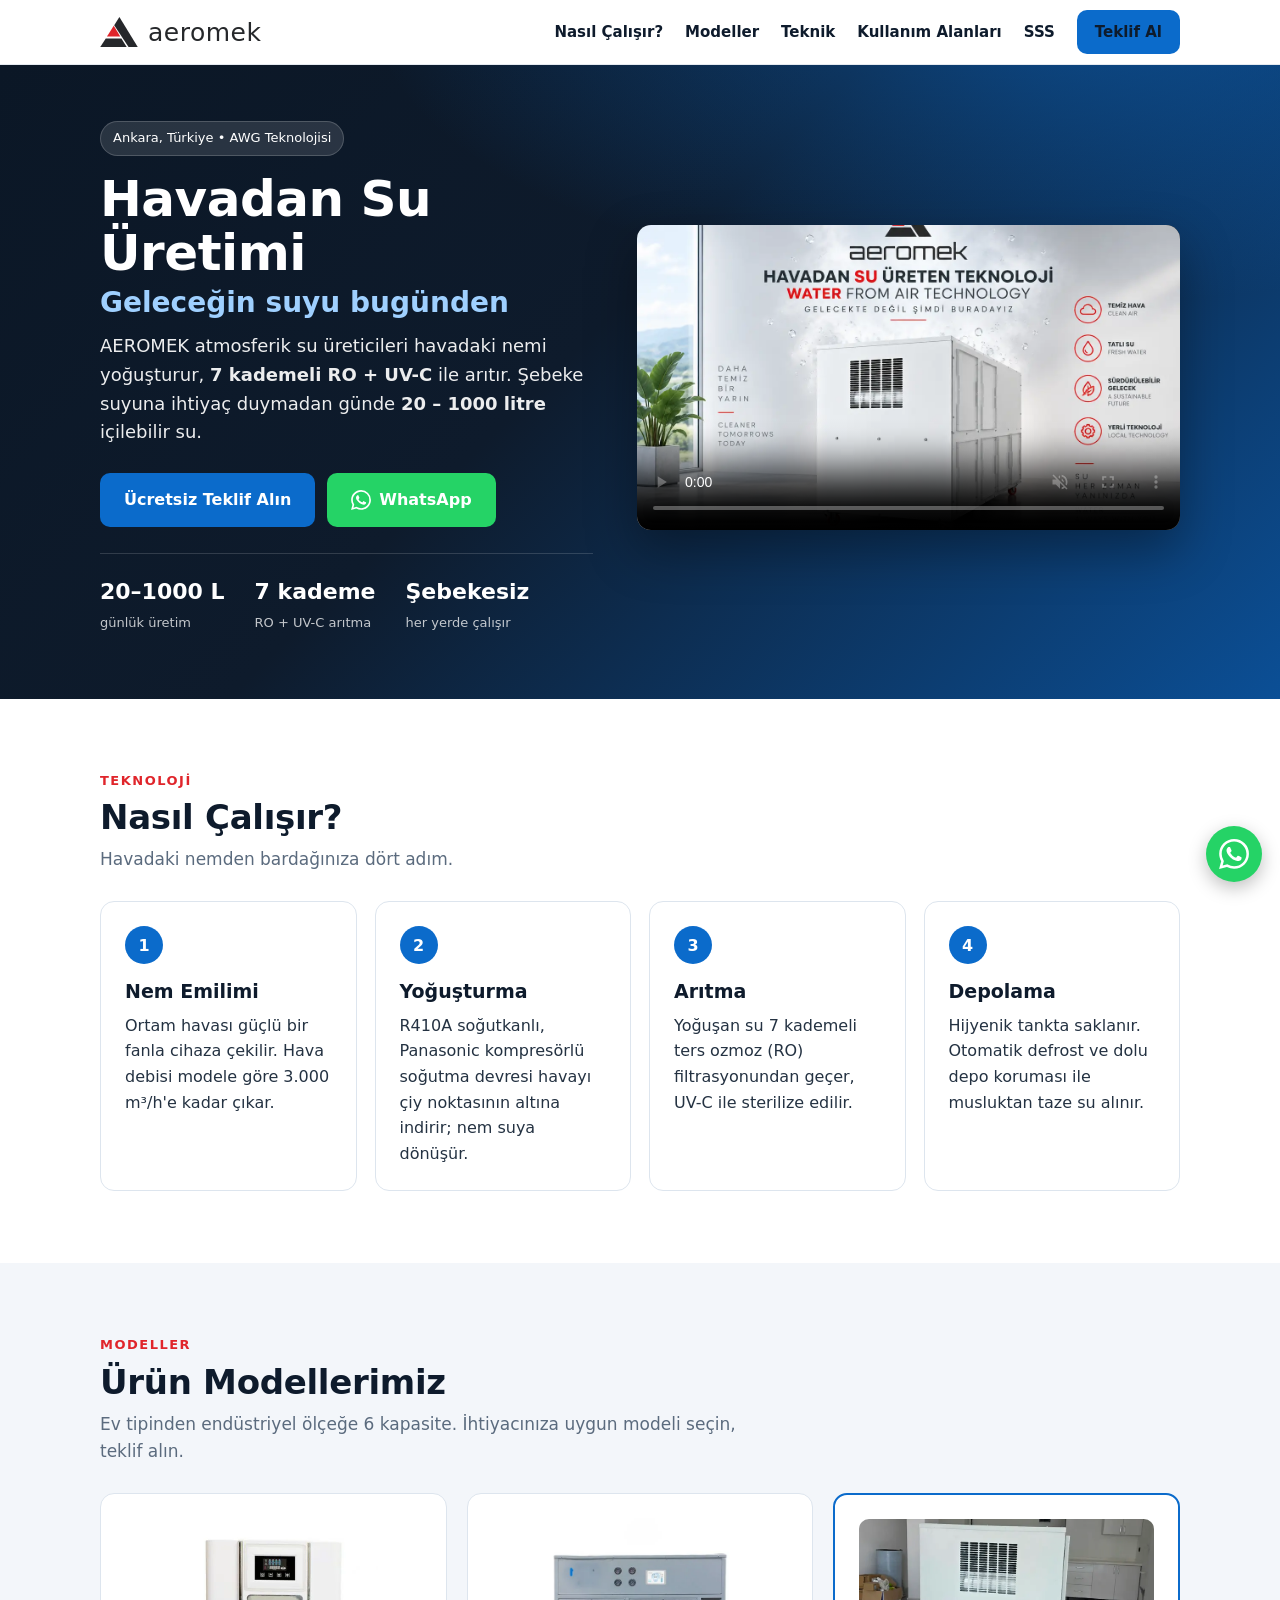
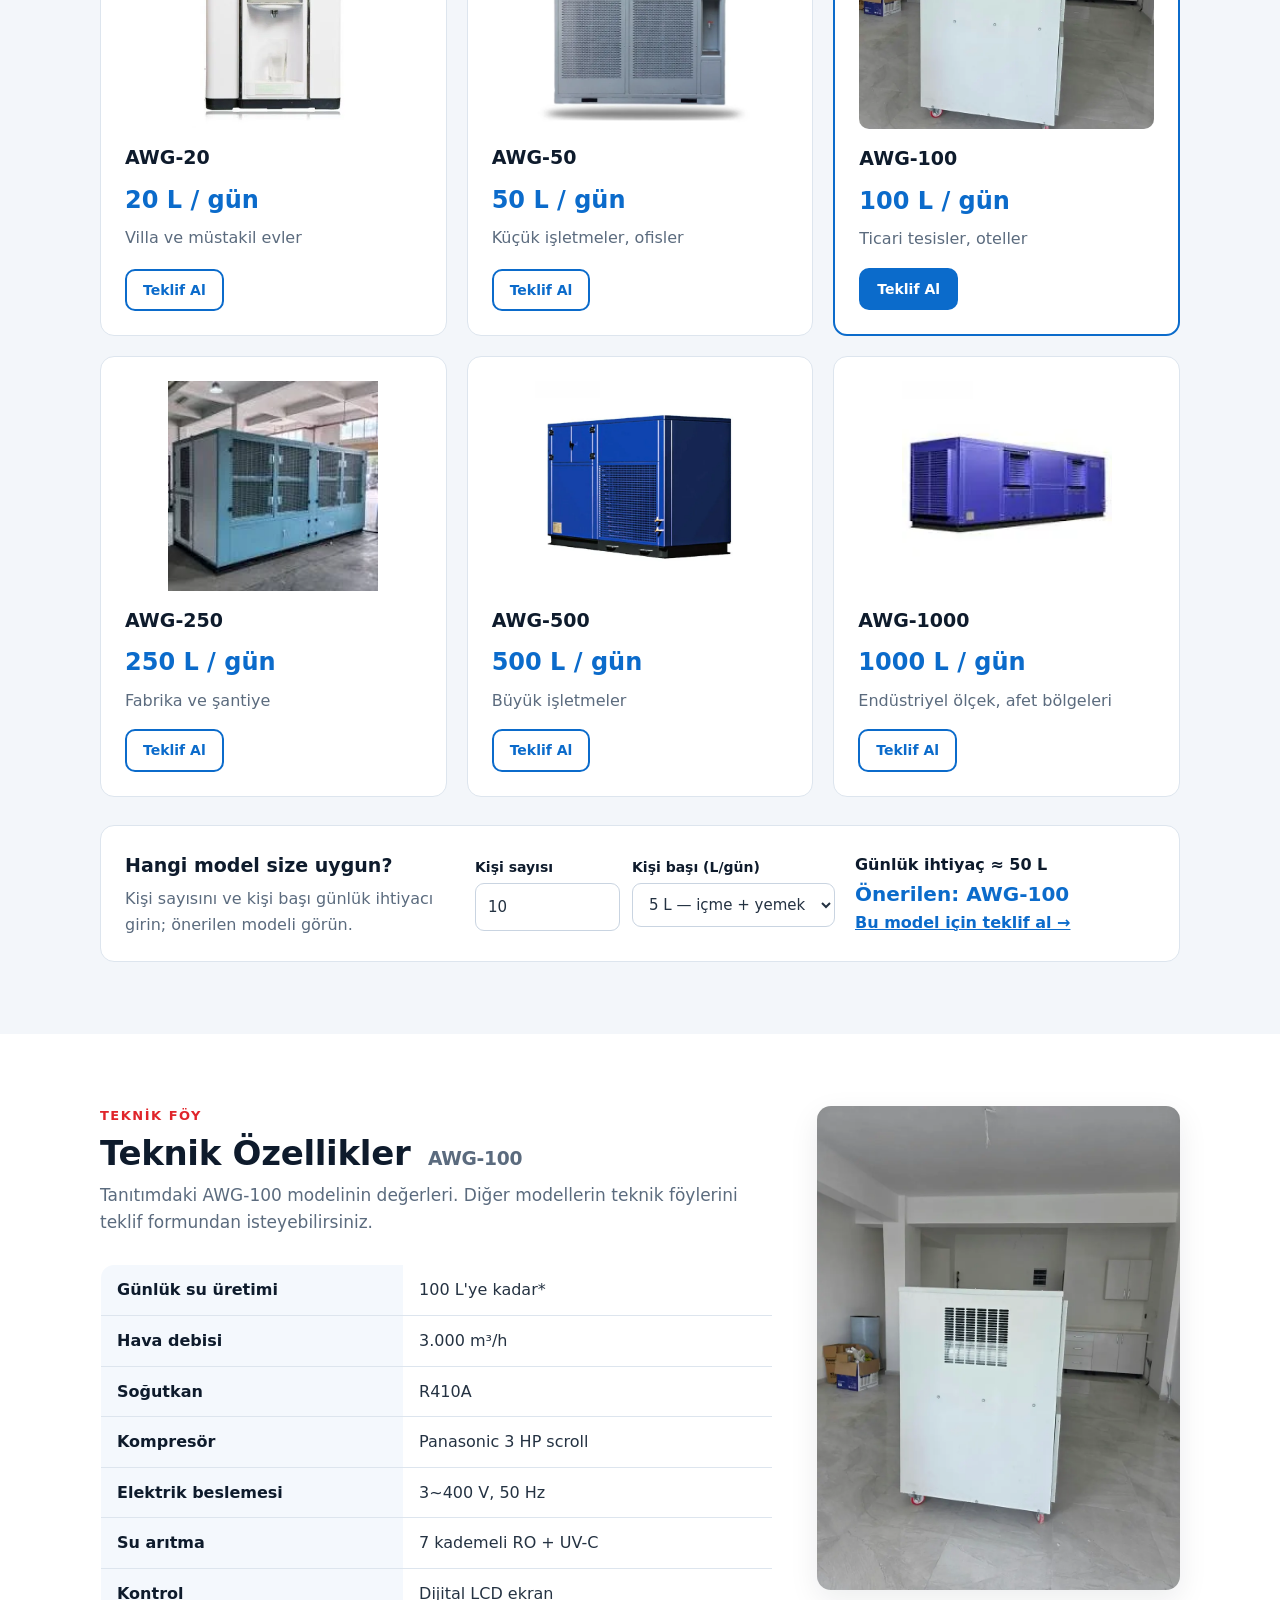
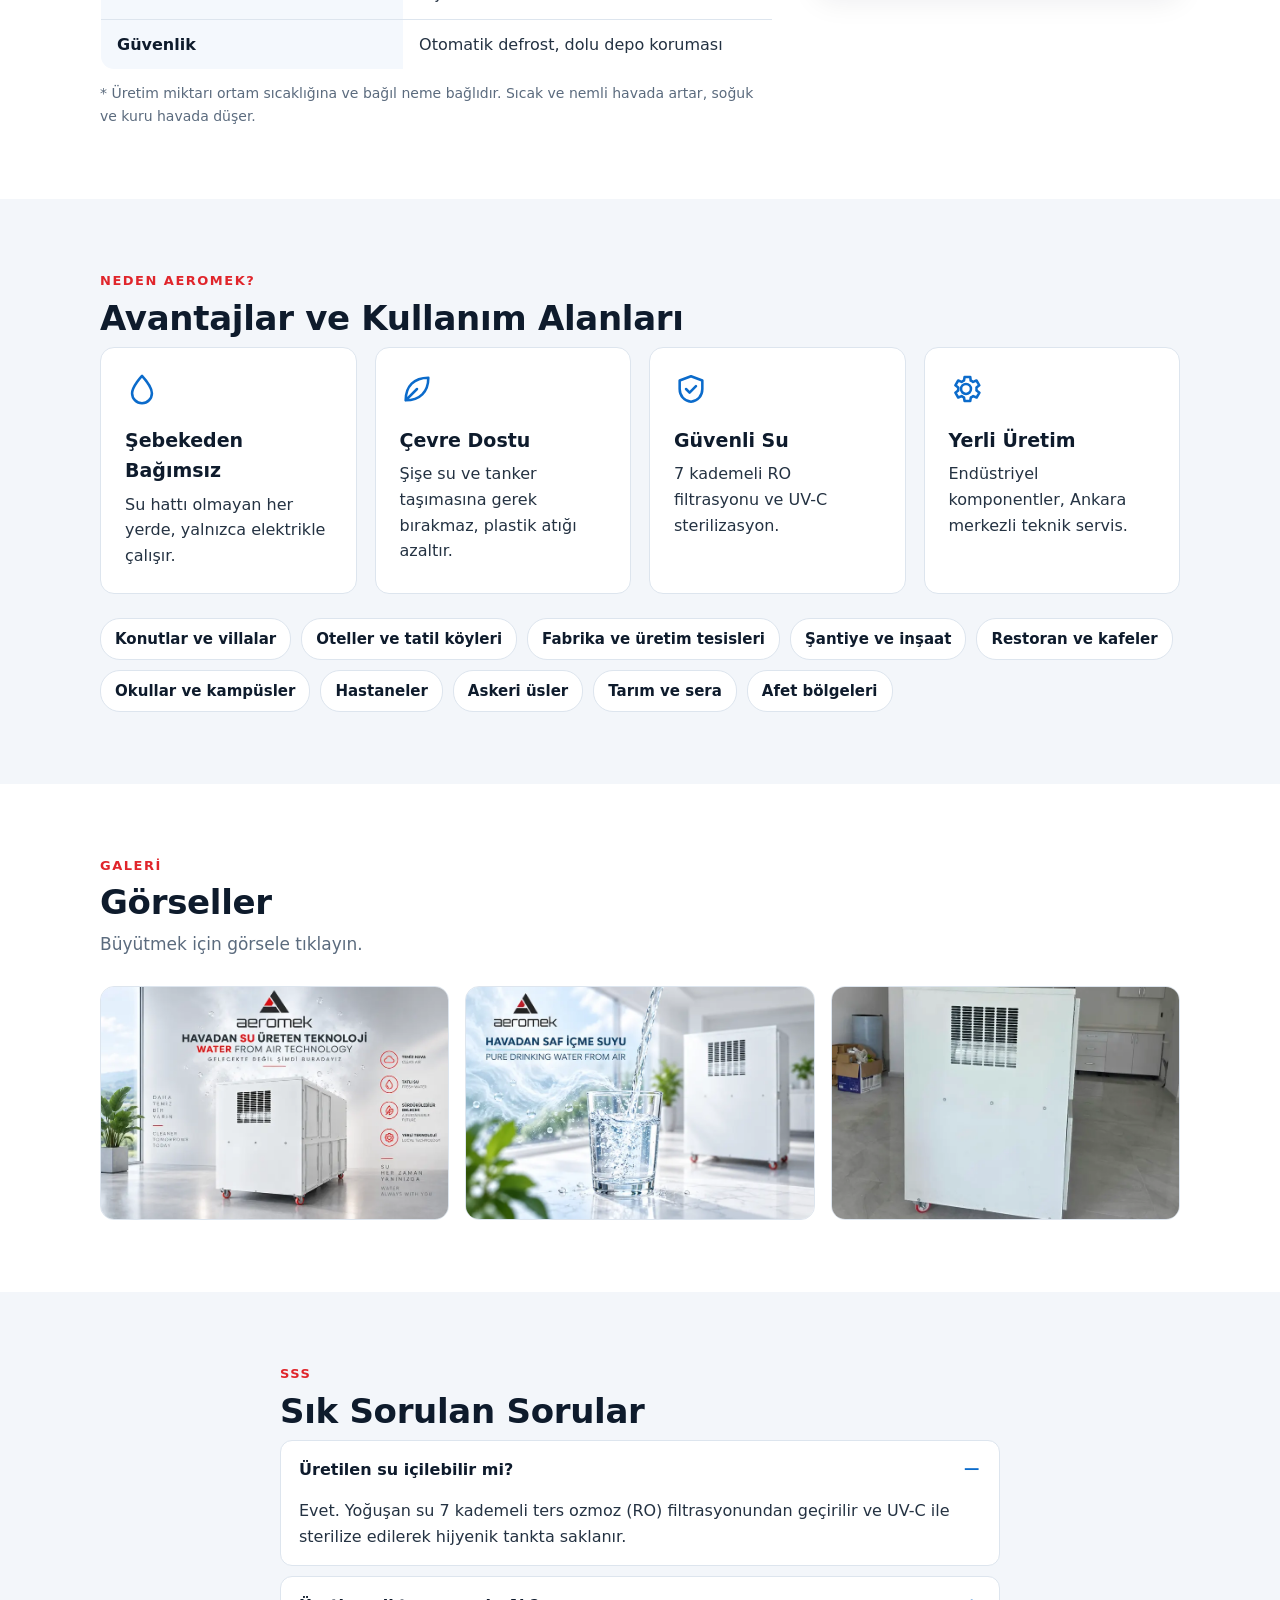
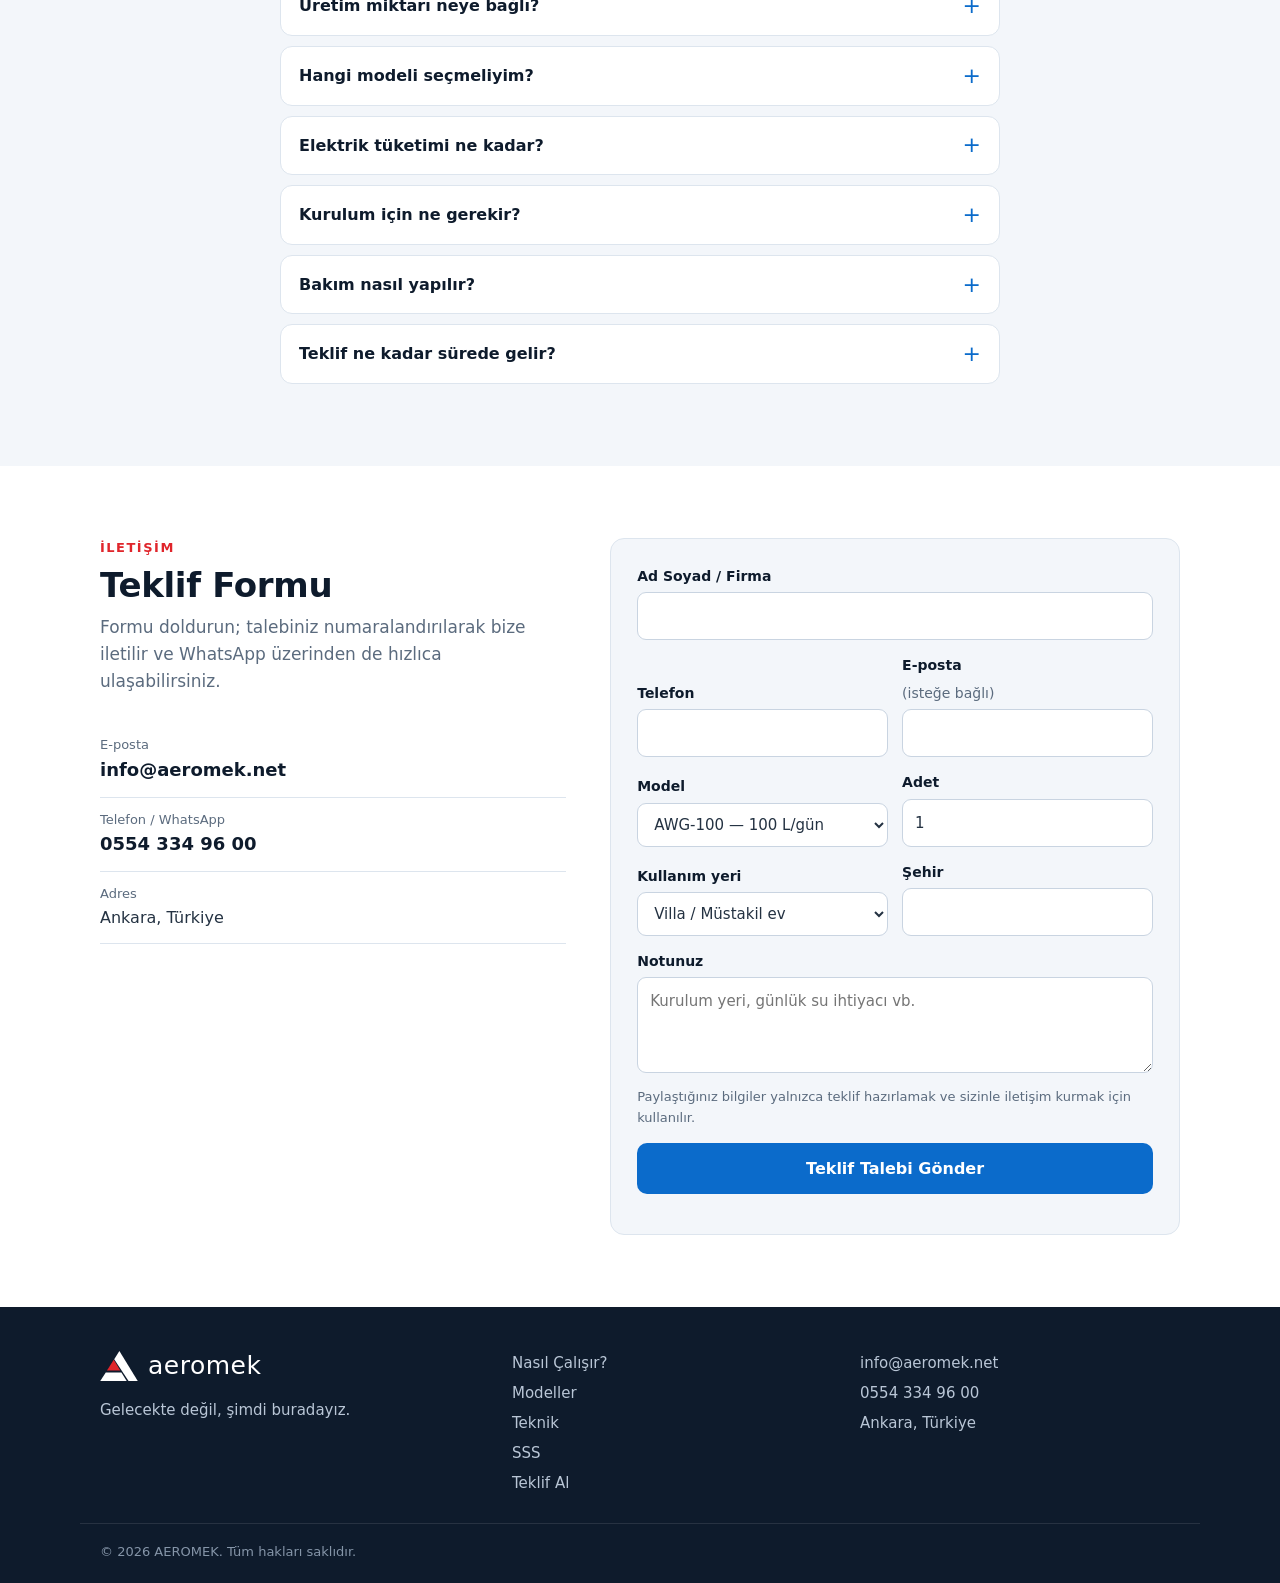
<file: index.html>
<!DOCTYPE html>
<html lang="tr">
<head>
<meta charset="UTF-8" />
<meta name="viewport" content="width=device-width, initial-scale=1.0" />
<title>AEROMEK | Havadan Su Üretimi (AWG) — Günde 20–1000 L İçme Suyu</title>
<meta name="description" content="AEROMEK AWG cihazları havadaki nemden günde 20–1000 litre içme suyu üretir. 7 kademeli RO + UV-C arıtma. Villa, otel, fabrika, şantiye ve afet bölgeleri için. Ankara, Türkiye." />
<link rel="canonical" href="https://aeromek.com.tr/" />
<meta name="theme-color" content="#0e1b2c" />

<meta property="og:type" content="website" />
<meta property="og:locale" content="tr_TR" />
<meta property="og:site_name" content="AEROMEK" />
<meta property="og:url" content="https://aeromek.com.tr/" />
<meta property="og:title" content="AEROMEK | Havadan Su Üretimi — Günde 20–1000 L İçme Suyu" />
<meta property="og:description" content="Havadaki nemden içilebilir su: 7 kademeli RO + UV-C arıtma, şebeke suyu gerektirmez. Ücretsiz teklif alın." />
<meta property="og:image" content="https://aeromek.com.tr/assets/og-image.jpg" />
<meta property="og:image:width" content="1200" />
<meta property="og:image:height" content="630" />
<meta name="twitter:card" content="summary_large_image" />

<link rel="icon" href="favicon.svg" type="image/svg+xml" />
<link rel="icon" href="assets/favicon-32.png" type="image/png" sizes="32x32" />
<link rel="apple-touch-icon" href="assets/apple-touch-icon.png" />
<link rel="stylesheet" href="styles.css" />

<script type="application/ld+json">
{
  "@context": "https://schema.org",
  "@graph": [
    {
      "@type": "Organization",
      "@id": "https://aeromek.com.tr/#org",
      "name": "AEROMEK",
      "url": "https://aeromek.com.tr/",
      "logo": "https://aeromek.com.tr/favicon.svg",
      "slogan": "Gelecekte Değil, Şimdi Buradayız",
      "email": "info@aeromek.net",
      "telephone": "+90 554 334 96 00",
      "address": { "@type": "PostalAddress", "addressLocality": "Ankara", "addressCountry": "TR" }
    },
    {
      "@type": "ItemList",
      "name": "AEROMEK AWG Modelleri",
      "itemListElement": [
        { "@type": "ListItem", "position": 1, "item": { "@type": "Product", "name": "AEROMEK AWG-20", "description": "Havadan su üretim cihazı, günde 20 litreye kadar.", "brand": { "@id": "https://aeromek.com.tr/#org" }, "image": "https://aeromek.com.tr/assets/awg-20.webp" } },
        { "@type": "ListItem", "position": 2, "item": { "@type": "Product", "name": "AEROMEK AWG-50", "description": "Havadan su üretim cihazı, günde 50 litreye kadar.", "brand": { "@id": "https://aeromek.com.tr/#org" }, "image": "https://aeromek.com.tr/assets/awg-50.webp" } },
        { "@type": "ListItem", "position": 3, "item": { "@type": "Product", "name": "AEROMEK AWG-100", "description": "Havadan su üretim cihazı, günde 100 litreye kadar. 3.000 m³/h hava debisi, R410A, Panasonic scroll kompresör, 7 kademeli RO + UV-C.", "brand": { "@id": "https://aeromek.com.tr/#org" }, "image": "https://aeromek.com.tr/assets/awg-100.webp" } },
        { "@type": "ListItem", "position": 4, "item": { "@type": "Product", "name": "AEROMEK AWG-250", "description": "Havadan su üretim cihazı, günde 250 litreye kadar.", "brand": { "@id": "https://aeromek.com.tr/#org" }, "image": "https://aeromek.com.tr/assets/awg-250.webp" } },
        { "@type": "ListItem", "position": 5, "item": { "@type": "Product", "name": "AEROMEK AWG-500", "description": "Havadan su üretim cihazı, günde 500 litreye kadar.", "brand": { "@id": "https://aeromek.com.tr/#org" }, "image": "https://aeromek.com.tr/assets/awg-500.webp" } },
        { "@type": "ListItem", "position": 6, "item": { "@type": "Product", "name": "AEROMEK AWG-1000", "description": "Havadan su üretim cihazı, günde 1000 litreye kadar.", "brand": { "@id": "https://aeromek.com.tr/#org" }, "image": "https://aeromek.com.tr/assets/awg-1000.webp" } }
      ]
    }
  ]
}
</script>

<script async src="https://www.googletagmanager.com/gtag/js?id=G-6PPW772L1J"></script>
<script>
window.dataLayer = window.dataLayer || [];
function gtag(){dataLayer.push(arguments);}
gtag('js', new Date());
gtag('config', 'G-6PPW772L1J');
</script>
</head>
<body>

<a class="skip" href="#icerik">İçeriğe geç</a>

<header class="header">
  <div class="container nav">
    <a href="#" class="logo" aria-label="AEROMEK ana sayfa">
      <svg class="logo-mark" viewBox="0 0 100 80" aria-hidden="true"><path fill="currentColor" d="M51 0L100 80H75.5L37.2 22Z"/><path fill="#e0252b" d="M36 23.6L53.4 52H17.9Z"/><path fill="currentColor" d="M14.7 57H56.4L70.5 80H0Z"/></svg>
      <span>aeromek</span>
    </a>
    <nav class="menu" id="menu" aria-label="Ana menü">
      <a href="#nasil-calisir">Nasıl Çalışır?</a>
      <a href="#urunler">Modeller</a>
      <a href="#teknik">Teknik</a>
      <a href="#kullanim">Kullanım Alanları</a>
      <a href="#sss">SSS</a>
      <a href="#iletisim" class="btn btn-small">Teklif Al</a>
    </nav>
    <button class="hamburger" id="hamburger" aria-label="Menüyü aç" aria-controls="menu" aria-expanded="false">
      <span></span><span></span><span></span>
    </button>
  </div>
</header>

<main id="icerik">

<section class="hero">
  <div class="container hero-grid">
    <div class="hero-text">
      <p class="badge">Ankara, Türkiye • AWG Teknolojisi</p>
      <h1>Havadan Su Üretimi <span>Geleceğin suyu bugünden</span></h1>
      <p class="lead">AEROMEK atmosferik su üreticileri havadaki nemi yoğuşturur, <strong>7 kademeli RO + UV-C</strong> ile arıtır. Şebeke suyuna ihtiyaç duymadan günde <strong>20 – 1000 litre</strong> içilebilir su.</p>
      <div class="hero-actions">
        <a href="#iletisim" class="btn">Ücretsiz Teklif Alın</a>
        <a href="https://wa.me/905543349600?text=Merhaba%2C%20AWG%20hakk%C4%B1nda%20bilgi%20almak%20istiyorum." class="btn btn-wa" target="_blank" rel="noopener"><svg class="wa-icon" viewBox="0 0 24 24" fill="currentColor" aria-hidden="true"><use href="#wa"/></svg>WhatsApp</a>
      </div>
      <ul class="stats">
        <li><strong>20–1000 L</strong><span>günlük üretim</span></li>
        <li><strong>7 kademe</strong><span>RO + UV-C arıtma</span></li>
        <li><strong>Şebekesiz</strong><span>her yerde çalışır</span></li>
      </ul>
    </div>
    <div class="hero-media">
      <video id="tanitim" controls autoplay muted loop playsinline preload="metadata" poster="assets/video-poster.webp" width="1280" height="720" aria-label="AEROMEK tanıtım videosu">
        <source src="assets/tanitim.mp4" type="video/mp4" />
        Tarayıcınız video oynatmayı desteklemiyor.
      </video>
    </div>
  </div>
</section>

<section id="nasil-calisir" class="section">
  <div class="container">
    <p class="eyebrow">Teknoloji</p>
    <h2>Nasıl Çalışır?</h2>
    <p class="subtitle">Havadaki nemden bardağınıza dört adım.</p>
    <ol class="steps">
      <li class="card"><span class="step">1</span><h3>Nem Emilimi</h3><p>Ortam havası güçlü bir fanla cihaza çekilir. Hava debisi modele göre 3.000 m³/h'e kadar çıkar.</p></li>
      <li class="card"><span class="step">2</span><h3>Yoğuşturma</h3><p>R410A soğutkanlı, Panasonic kompresörlü soğutma devresi havayı çiy noktasının altına indirir; nem suya dönüşür.</p></li>
      <li class="card"><span class="step">3</span><h3>Arıtma</h3><p>Yoğuşan su 7 kademeli ters ozmoz (RO) filtrasyonundan geçer, UV-C ile sterilize edilir.</p></li>
      <li class="card"><span class="step">4</span><h3>Depolama</h3><p>Hijyenik tankta saklanır. Otomatik defrost ve dolu depo koruması ile musluktan taze su alınır.</p></li>
    </ol>
  </div>
</section>

<section id="urunler" class="section gray">
  <div class="container">
    <p class="eyebrow">Modeller</p>
    <h2>Ürün Modellerimiz</h2>
    <p class="subtitle">Ev tipinden endüstriyel ölçeğe 6 kapasite. İhtiyacınıza uygun modeli seçin, teklif alın.</p>
    <div class="products">
      <article class="card product">
        <img src="assets/awg-20.webp" alt="AEROMEK AWG-20 havadan su üretim cihazı" width="420" height="420" loading="lazy" decoding="async" />
        <h3>AWG-20</h3><p class="capacity">20 L / gün</p>
        <p>Villa ve müstakil evler</p>
        <a href="#iletisim" class="btn btn-small btn-outline" data-model="AWG-20">Teklif Al</a>
      </article>
      <article class="card product">
        <img src="assets/awg-50.webp" alt="AEROMEK AWG-50 havadan su üretim cihazı" width="600" height="498" loading="lazy" decoding="async" />
        <h3>AWG-50</h3><p class="capacity">50 L / gün</p>
        <p>Küçük işletmeler, ofisler</p>
        <a href="#iletisim" class="btn btn-small btn-outline" data-model="AWG-50">Teklif Al</a>
      </article>
      <article class="card product featured">
        <img src="assets/awg-100.webp" alt="AEROMEK AWG-100 havadan su üretim cihazı" width="800" height="600" loading="lazy" decoding="async" />
        <h3>AWG-100</h3><p class="capacity">100 L / gün</p>
        <p>Ticari tesisler, oteller</p>
        <a href="#iletisim" class="btn btn-small" data-model="AWG-100">Teklif Al</a>
      </article>
      <article class="card product">
        <img src="assets/awg-250.webp" alt="AEROMEK AWG-250 havadan su üretim cihazı" width="192" height="192" loading="lazy" decoding="async" />
        <h3>AWG-250</h3><p class="capacity">250 L / gün</p>
        <p>Fabrika ve şantiye</p>
        <a href="#iletisim" class="btn btn-small btn-outline" data-model="AWG-250">Teklif Al</a>
      </article>
      <article class="card product">
        <img src="assets/awg-500.webp" alt="AEROMEK AWG-500 havadan su üretim cihazı" width="600" height="600" loading="lazy" decoding="async" />
        <h3>AWG-500</h3><p class="capacity">500 L / gün</p>
        <p>Büyük işletmeler</p>
        <a href="#iletisim" class="btn btn-small btn-outline" data-model="AWG-500">Teklif Al</a>
      </article>
      <article class="card product">
        <img src="assets/awg-1000.webp" alt="AEROMEK AWG-1000 havadan su üretim cihazı" width="192" height="192" loading="lazy" decoding="async" />
        <h3>AWG-1000</h3><p class="capacity">1000 L / gün</p>
        <p>Endüstriyel ölçek, afet bölgeleri</p>
        <a href="#iletisim" class="btn btn-small btn-outline" data-model="AWG-1000">Teklif Al</a>
      </article>
    </div>

    <div class="picker card" id="secici">
      <div>
        <h3>Hangi model size uygun?</h3>
        <p class="muted">Kişi sayısını ve kişi başı günlük ihtiyacı girin; önerilen modeli görün.</p>
      </div>
      <div class="picker-inputs">
        <label>Kişi sayısı<input type="number" id="pkisi" min="1" value="10" inputmode="numeric" /></label>
        <label>Kişi başı (L/gün)
          <select id="plitre">
            <option value="3">3 L — yalnızca içme</option>
            <option value="5" selected>5 L — içme + yemek</option>
            <option value="10">10 L — içme + mutfak</option>
          </select>
        </label>
      </div>
      <p class="picker-result" id="psonuc" aria-live="polite"></p>
    </div>
  </div>
</section>

<section id="teknik" class="section">
  <div class="container tech-grid">
    <div>
      <p class="eyebrow">Teknik Föy</p>
      <h2>Teknik Özellikler <small>AWG-100</small></h2>
      <p class="subtitle">Tanıtımdaki AWG-100 modelinin değerleri. Diğer modellerin teknik föylerini teklif formundan isteyebilirsiniz.</p>
      <table class="tech">
        <tbody>
          <tr><th scope="row">Günlük su üretimi</th><td>100 L'ye kadar*</td></tr>
          <tr><th scope="row">Hava debisi</th><td>3.000 m³/h</td></tr>
          <tr><th scope="row">Soğutkan</th><td>R410A</td></tr>
          <tr><th scope="row">Kompresör</th><td>Panasonic 3 HP scroll</td></tr>
          <tr><th scope="row">Elektrik beslemesi</th><td>3~400 V, 50 Hz</td></tr>
          <tr><th scope="row">Su arıtma</th><td>7 kademeli RO + UV-C</td></tr>
          <tr><th scope="row">Kontrol</th><td>Dijital LCD ekran</td></tr>
          <tr><th scope="row">Güvenlik</th><td>Otomatik defrost, dolu depo koruması</td></tr>
        </tbody>
      </table>
      <p class="footnote">* Üretim miktarı ortam sıcaklığına ve bağıl neme bağlıdır. Sıcak ve nemli havada artar, soğuk ve kuru havada düşer.</p>
    </div>
    <figure class="tech-photo">
      <img src="assets/awg-100-foto.webp" alt="AEROMEK AWG-100 havadan su üretim cihazı" width="900" height="1200" loading="lazy" decoding="async" />
    </figure>
  </div>
</section>

<section id="kullanim" class="section gray">
  <div class="container">
    <p class="eyebrow">Neden AEROMEK?</p>
    <h2>Avantajlar ve Kullanım Alanları</h2>
    <div class="cards4">
      <div class="card feature"><svg viewBox="0 0 24 24" aria-hidden="true"><path d="M12 2.7s-7 7.6-7 12.3a7 7 0 0 0 14 0c0-4.7-7-12.3-7-12.3z"/></svg><h3>Şebekeden Bağımsız</h3><p>Su hattı olmayan her yerde, yalnızca elektrikle çalışır.</p></div>
      <div class="card feature"><svg viewBox="0 0 24 24" aria-hidden="true"><path d="M4 20c10 0 16-6 16-16C10 4 4 10 4 20zm0 0 8-8"/></svg><h3>Çevre Dostu</h3><p>Şişe su ve tanker taşımasına gerek bırakmaz, plastik atığı azaltır.</p></div>
      <div class="card feature"><svg viewBox="0 0 24 24" aria-hidden="true"><path d="M12 3 4 6v6c0 5 3.4 8.5 8 9 4.6-.5 8-4 8-9V6l-8-3zm-3.5 9 2.5 2.5 4.5-4.5"/></svg><h3>Güvenli Su</h3><p>7 kademeli RO filtrasyonu ve UV-C sterilizasyon.</p></div>
      <div class="card feature"><svg viewBox="0 0 24 24" aria-hidden="true"><path d="M12 8.5a3.5 3.5 0 1 0 0 7 3.5 3.5 0 0 0 0-7zM19.4 13a7.6 7.6 0 0 0 0-2l2-1.6-2-3.4-2.4 1a7 7 0 0 0-1.7-1L15 3.5h-4L10.6 6a7 7 0 0 0-1.7 1l-2.4-1-2 3.4 2 1.6a7.6 7.6 0 0 0 0 2l-2 1.6 2 3.4 2.4-1a7 7 0 0 0 1.7 1l.4 2.5h4l.4-2.5a7 7 0 0 0 1.7-1l2.4 1 2-3.4z"/></svg><h3>Yerli Üretim</h3><p>Endüstriyel komponentler, Ankara merkezli teknik servis.</p></div>
    </div>
    <ul class="chips" aria-label="Kullanım alanları">
      <li>Konutlar ve villalar</li><li>Oteller ve tatil köyleri</li><li>Fabrika ve üretim tesisleri</li>
      <li>Şantiye ve inşaat</li><li>Restoran ve kafeler</li><li>Okullar ve kampüsler</li>
      <li>Hastaneler</li><li>Askeri üsler</li><li>Tarım ve sera</li><li>Afet bölgeleri</li>
    </ul>
  </div>
</section>

<section id="galeri" class="section">
  <div class="container">
    <p class="eyebrow">Galeri</p>
    <h2>Görseller</h2>
    <p class="subtitle">Büyütmek için görsele tıklayın.</p>
    <div class="gallery">
      <a href="assets/galeri-1.webp" class="g-item"><img src="assets/galeri-1-800.webp" alt="AEROMEK — Havadan su üreten teknoloji tanıtım görseli" width="800" height="533" loading="lazy" decoding="async" /></a>
      <a href="assets/galeri-2.webp" class="g-item"><img src="assets/galeri-2-800.webp" alt="AEROMEK — Havadan saf içme suyu tanıtım görseli" width="800" height="533" loading="lazy" decoding="async" /></a>
      <a href="assets/awg-100-foto.webp" class="g-item g-tall"><img src="assets/awg-100.webp" alt="AEROMEK AWG-100 havadan su üretim cihazı" width="800" height="600" loading="lazy" decoding="async" /></a>
    </div>
  </div>
  <dialog id="lightbox" class="lightbox" aria-label="Büyük görsel">
    <button type="button" class="lb-close" aria-label="Kapat">×</button>
    <img alt="" />
  </dialog>
</section>

<section id="sss" class="section gray">
  <div class="container narrow">
    <p class="eyebrow">SSS</p>
    <h2>Sık Sorulan Sorular</h2>
    <details open><summary>Üretilen su içilebilir mi?</summary><p>Evet. Yoğuşan su 7 kademeli ters ozmoz (RO) filtrasyonundan geçirilir ve UV-C ile sterilize edilerek hijyenik tankta saklanır.</p></details>
    <details><summary>Üretim miktarı neye bağlı?</summary><p>Ortam sıcaklığı ve bağıl nem belirleyicidir. Bağıl nem %40'ın üzerindeyse ideal üretim alınır; soğuk ve kuru havada üretim düşer. Model kapasiteleri üst sınırı gösterir.</p></details>
    <details><summary>Hangi modeli seçmeliyim?</summary><p>Günlük su ihtiyacınızı kişi sayısı ve kullanım amacına göre hesaplayın, iklim koşulları için pay bırakın. <a href="#secici" class="link">Model seçiciyi</a> kullanabilir ya da bize bölgenizi ve ihtiyacınızı yazabilirsiniz; uygun modeli birlikte belirleyelim.</p></details>
    <details><summary>Elektrik tüketimi ne kadar?</summary><p>Tüketim model, sıcaklık ve neme göre değişir. Teklifle birlikte bulunduğunuz bölgenin iklimine göre tahmini tüketimi ve litre başı maliyeti bildiriyoruz.</p></details>
    <details><summary>Kurulum için ne gerekir?</summary><p>Cihaz iyi havalanan bir alana yerleştirilir ve elektriğe bağlanır; su hattı gerekmez. AWG-100 için 3~400 V trifaze besleme gerekir. Diğer modellerin besleme bilgisi teklifte yer alır.</p></details>
    <details><summary>Bakım nasıl yapılır?</summary><p>Periyodik filtre değişimi ve otomatik tank temizliği yeterlidir. Ankara merkezli teknik servisimizle bakım desteği veriyoruz.</p></details>
    <details><summary>Teklif ne kadar sürede gelir?</summary><p>Formu gönderdikten sonra talebiniz numaralandırılır ve aynı gün içinde size dönüş yapılır.</p></details>
  </div>
</section>

<section id="iletisim" class="section">
  <div class="container contact-grid">
    <div>
      <p class="eyebrow">İletişim</p>
      <h2>Teklif Formu</h2>
      <p class="subtitle">Formu doldurun; talebiniz numaralandırılarak bize iletilir ve WhatsApp üzerinden de hızlıca ulaşabilirsiniz.</p>
      <ul class="contact-list">
        <li><span>E-posta</span><a href="mailto:info@aeromek.net">info@aeromek.net</a></li>
        <li><span>Telefon / WhatsApp</span><a href="tel:+905543349600">0554 334 96 00</a></li>
        <li><span>Adres</span>Ankara, Türkiye</li>
      </ul>
    </div>
    <form id="contactForm" class="form" name="teklif" method="POST" data-netlify="true" netlify-honeypot="bot-field">
      <input type="hidden" name="form-name" value="teklif" />
      <input type="hidden" name="talep-no" id="talepNo" />
      <p class="hp"><label>Bu alanı boş bırakın <input name="bot-field" tabindex="-1" autocomplete="off" /></label></p>
      <label>Ad Soyad / Firma<input type="text" id="name" name="ad" autocomplete="name" required /></label>
      <div class="row2">
        <label>Telefon<input type="tel" id="phone" name="telefon" autocomplete="tel" inputmode="tel" required /></label>
        <label>E-posta <em>(isteğe bağlı)</em><input type="email" id="email" name="eposta" autocomplete="email" /></label>
      </div>
      <div class="row2">
        <label>Model
          <select id="model" name="model">
            <option>AWG-20 — 20 L/gün</option>
            <option>AWG-50 — 50 L/gün</option>
            <option selected>AWG-100 — 100 L/gün</option>
            <option>AWG-250 — 250 L/gün</option>
            <option>AWG-500 — 500 L/gün</option>
            <option>AWG-1000 — 1000 L/gün</option>
            <option>Emin değilim — önerin</option>
          </select>
        </label>
        <label>Adet<input type="number" id="qty" name="adet" min="1" value="1" inputmode="numeric" /></label>
      </div>
      <div class="row2">
        <label>Kullanım yeri
          <select id="place" name="kullanim-yeri">
            <option>Villa / Müstakil ev</option>
            <option>Köy / Bağ evi</option>
            <option>Otel / Tatil köyü</option>
            <option>Fabrika / Tesis</option>
            <option>Şantiye</option>
            <option>Diğer</option>
          </select>
        </label>
        <label>Şehir<input type="text" id="city" name="sehir" autocomplete="address-level1" /></label>
      </div>
      <label>Notunuz<textarea id="msg" name="not" rows="3" placeholder="Kurulum yeri, günlük su ihtiyacı vb."></textarea></label>
      <p class="kvkk">Paylaştığınız bilgiler yalnızca teklif hazırlamak ve sizinle iletişim kurmak için kullanılır.</p>
      <button type="submit" class="btn">Teklif Talebi Gönder</button>
      <p id="formNote" class="form-note" role="status" aria-live="polite"></p>
    </form>
  </div>
</section>

</main>

<a href="https://wa.me/905543349600?text=Merhaba%2C%20AWG%20hakk%C4%B1nda%20bilgi%20almak%20istiyorum." class="wa-float" target="_blank" rel="noopener" aria-label="WhatsApp ile yazın"><svg viewBox="0 0 24 24" fill="currentColor" aria-hidden="true"><use href="#wa"/></svg></a>

<footer class="footer">
  <div class="container foot">
    <div>
      <a href="#" class="logo logo-light" aria-label="AEROMEK">
        <svg class="logo-mark" viewBox="0 0 100 80" aria-hidden="true"><path fill="currentColor" d="M51 0L100 80H75.5L37.2 22Z"/><path fill="#e0252b" d="M36 23.6L53.4 52H17.9Z"/><path fill="currentColor" d="M14.7 57H56.4L70.5 80H0Z"/></svg>
        <span>aeromek</span>
      </a>
      <p>Gelecekte değil, şimdi buradayız.</p>
    </div>
    <nav aria-label="Alt menü" class="foot-links">
      <a href="#nasil-calisir">Nasıl Çalışır?</a>
      <a href="#urunler">Modeller</a>
      <a href="#teknik">Teknik</a>
      <a href="#sss">SSS</a>
      <a href="#iletisim">Teklif Al</a>
    </nav>
    <div class="foot-contact">
      <a href="mailto:info@aeromek.net">info@aeromek.net</a>
      <a href="tel:+905543349600">0554 334 96 00</a>
      <span>Ankara, Türkiye</span>
    </div>
  </div>
  <p class="container copy">© <span id="yil">2026</span> AEROMEK. Tüm hakları saklıdır.</p>
</footer>

<svg width="0" height="0" style="position:absolute" aria-hidden="true">
  <symbol id="wa" viewBox="0 0 24 24"><path d="M17.472 14.382c-.297-.149-1.758-.867-2.03-.967-.273-.099-.471-.148-.67.15-.197.297-.767.966-.94 1.164-.173.199-.347.223-.644.075-.297-.15-1.255-.463-2.39-1.475-.883-.788-1.48-1.761-1.653-2.059-.173-.297-.018-.458.13-.606.134-.133.298-.347.446-.52.149-.174.198-.298.298-.497.099-.198.05-.371-.025-.52-.075-.149-.669-1.612-.916-2.207-.242-.579-.487-.5-.669-.51-.173-.008-.371-.01-.57-.01-.198 0-.52.074-.792.372-.272.297-1.04 1.016-1.04 2.479 0 1.462 1.065 2.875 1.213 3.074.149.198 2.096 3.2 5.077 4.487.709.306 1.262.489 1.694.625.712.227 1.36.195 1.871.118.571-.085 1.758-.719 2.006-1.413.248-.694.248-1.289.173-1.413-.074-.124-.272-.198-.57-.347m-5.421 7.403h-.004a9.87 9.87 0 01-5.031-1.378l-.361-.214-3.741.982.998-3.648-.235-.374a9.86 9.86 0 01-1.51-5.26c.001-5.45 4.436-9.884 9.888-9.884 2.64 0 5.122 1.03 6.988 2.898a9.825 9.825 0 012.893 6.994c-.003 5.45-4.437 9.884-9.885 9.884m8.413-18.297A11.815 11.815 0 0012.05 0C5.495 0 .16 5.335.157 11.892c0 2.096.547 4.142 1.588 5.945L.057 24l6.305-1.654a11.882 11.882 0 005.683 1.448h.005c6.554 0 11.89-5.335 11.893-11.893a11.821 11.821 0 00-3.48-8.413Z"/></symbol>
</svg>

<script src="script.js" defer></script>
</body>
</html>
</file>
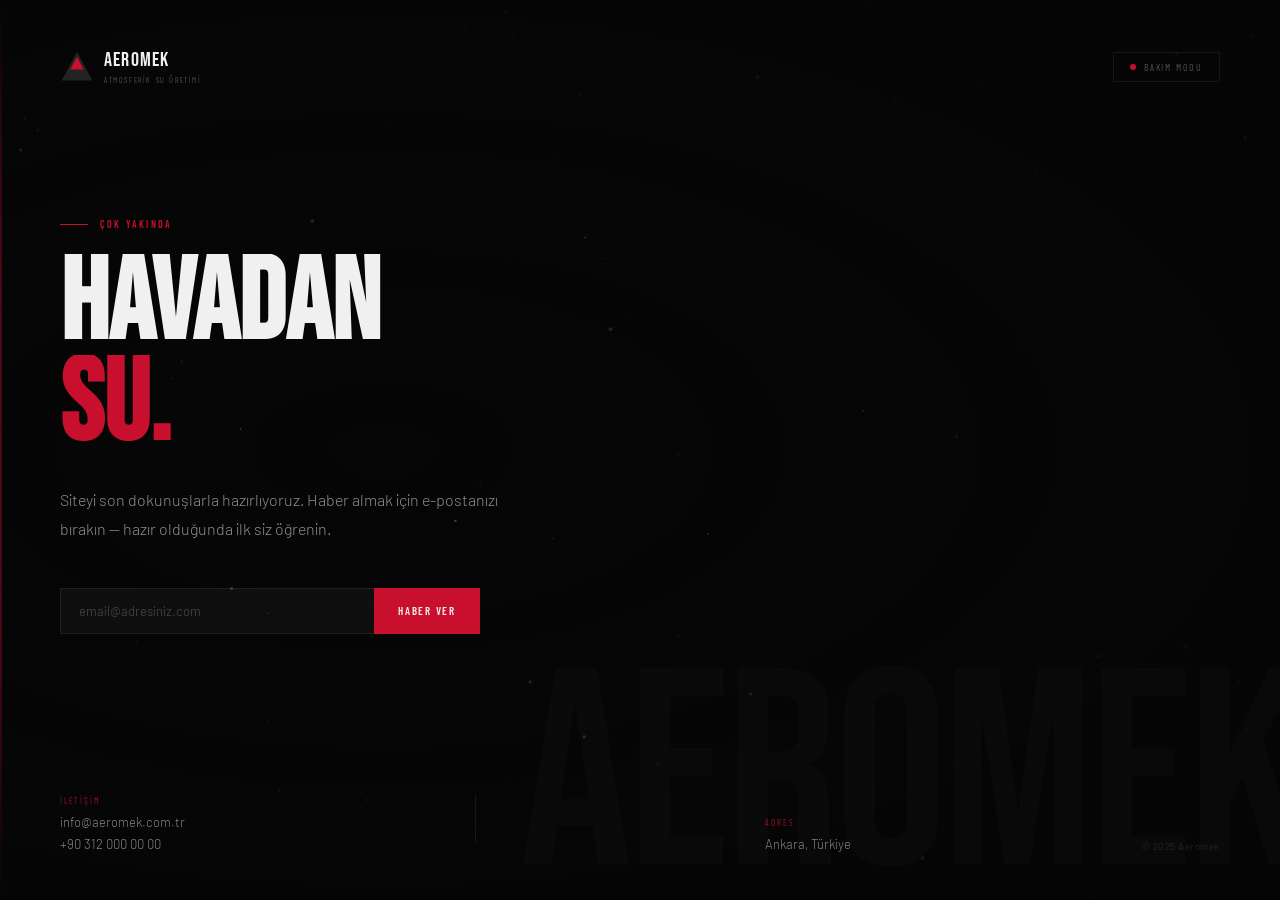
<file: aeromek_coming_soon.html>
<!DOCTYPE html>
<html lang="tr">
<head>
<meta charset="UTF-8">
<meta name="viewport" content="width=device-width, initial-scale=1.0">
<title>Aeromek | Çok Yakında</title>
<link href="https://fonts.googleapis.com/css2?family=Bebas+Neue&family=Barlow:wght@300;400&family=Barlow+Condensed:wght@600;700&display=swap" rel="stylesheet">
<style>
*,*::before,*::after{box-sizing:border-box;margin:0;padding:0}
:root{--red:#C8102E;--black:#060606;--white:#F0F0F0;--grey:#666;--border:rgba(255,255,255,0.07)}
html,body{height:100%}
body{background:var(--black);color:var(--white);font-family:'Barlow',sans-serif;font-weight:300;overflow:hidden}

canvas{position:fixed;inset:0;width:100%;height:100%}

.veil{
  position:fixed;inset:0;
  background:radial-gradient(ellipse at 30% 50%, rgba(6,6,6,0.3) 0%, rgba(6,6,6,0.85) 70%);
}

.wrap{
  position:fixed;inset:0;
  display:flex;flex-direction:column;
  justify-content:space-between;
  padding:48px 60px;
}

/* TOP */
.top{display:flex;align-items:center;justify-content:space-between}
.logo{display:flex;align-items:center;gap:10px}
.logo-name{font-family:'Bebas Neue',sans-serif;font-size:20px;letter-spacing:.06em;color:var(--white)}
.logo-tag{font-family:'Barlow Condensed',sans-serif;font-size:8px;letter-spacing:.2em;color:var(--grey);text-transform:uppercase;margin-top:3px}
.status-pill{
  display:flex;align-items:center;gap:8px;
  border:1px solid var(--border);
  padding:8px 16px;
  font-family:'Barlow Condensed',sans-serif;font-size:10px;letter-spacing:.18em;color:var(--grey);text-transform:uppercase
}
.pulse{width:6px;height:6px;border-radius:50%;background:var(--red);animation:pulse 2s ease infinite}
@keyframes pulse{0%,100%{opacity:1;transform:scale(1)}50%{opacity:.4;transform:scale(.7)}}

/* MIDDLE */
.mid{max-width:780px}
.eyebrow{display:flex;align-items:center;gap:12px;margin-bottom:24px}
.eline{width:28px;height:1px;background:var(--red)}
.etxt{font-family:'Barlow Condensed',sans-serif;font-size:10px;letter-spacing:.22em;color:var(--red);text-transform:uppercase;font-weight:600}

h1{
  font-family:'Bebas Neue',sans-serif;
  font-size:clamp(64px,9vw,120px);
  line-height:.88;
  margin-bottom:28px;
  overflow:hidden;
}
.line{display:block;overflow:hidden}
.li{display:block;transform:translateY(110%);animation:slideUp .9s cubic-bezier(.16,1,.3,1) forwards}
.li:nth-child(1){animation-delay:.2s}
.li:nth-child(2){animation-delay:.36s}
.accent{color:var(--red)}

.desc{
  font-size:16px;color:rgba(255,255,255,0.55);
  max-width:440px;line-height:1.85;
  opacity:0;animation:fadeUp .7s ease .7s forwards
}

/* NOTIFY */
.notify{
  margin-top:44px;
  display:flex;gap:0;max-width:420px;
  opacity:0;animation:fadeUp .7s ease .9s forwards
}
.notify input{
  flex:1;background:rgba(255,255,255,.04);border:1px solid var(--border);
  border-right:none;color:var(--white);padding:14px 18px;
  font-family:'Barlow',sans-serif;font-size:13px;outline:none;
  transition:border-color .2s
}
.notify input:focus{border-color:rgba(200,16,46,.5)}
.notify input::placeholder{color:rgba(255,255,255,.2)}
.notify button{
  background:var(--red);color:var(--white);border:none;
  padding:14px 24px;cursor:pointer;
  font-family:'Barlow Condensed',sans-serif;font-weight:600;
  font-size:11px;letter-spacing:.16em;text-transform:uppercase;
  transition:background .2s;white-space:nowrap;flex-shrink:0
}
.notify button:hover{background:#9B0D23}
#notifyMsg{
  margin-top:10px;font-size:12px;color:rgba(255,255,255,.35);
  font-family:'Barlow Condensed',sans-serif;letter-spacing:.08em;
  min-height:18px;
}

/* BOTTOM */
.bot{
  display:flex;align-items:flex-end;justify-content:space-between;
  opacity:0;animation:fadeUp .7s ease 1.1s forwards
}
.contact-row{display:flex;flex-direction:column;gap:6px}
.cl{font-family:'Barlow Condensed',sans-serif;font-size:9px;letter-spacing:.2em;color:var(--red);text-transform:uppercase;margin-bottom:2px}
.cv{font-size:13px;color:rgba(255,255,255,.5)}
.divider{width:1px;height:48px;background:var(--border);align-self:stretch}
.copy{font-size:10px;color:rgba(255,255,255,.15);letter-spacing:.05em}

/* BIG BG TEXT */
.bg-text{
  position:fixed;right:-20px;bottom:-20px;
  font-family:'Bebas Neue',sans-serif;
  font-size:clamp(160px,22vw,280px);
  color:rgba(255,255,255,.018);
  line-height:1;letter-spacing:-4px;
  user-select:none;pointer-events:none;
  white-space:nowrap;
}

/* VERTICAL LINE LEFT */
.v-line{
  position:fixed;left:0;top:0;bottom:0;width:2px;
  background:linear-gradient(to bottom, transparent 0%, var(--red) 30%, var(--red) 70%, transparent 100%);
  opacity:.35;
}

@keyframes slideUp{to{transform:translateY(0)}}
@keyframes fadeUp{from{opacity:0;transform:translateY(12px)}to{opacity:1;transform:none}}

/* MOBILE */
@media(max-width:600px){
  .wrap{padding:28px 24px}
  .status-pill{display:none}
  .bot{flex-direction:column;align-items:flex-start;gap:20px}
  .divider{display:none}
  .notify{max-width:100%}
  h1{font-size:clamp(52px,14vw,80px)}
}
</style>
</head>
<body>

<canvas id="c"></canvas>
<div class="veil"></div>
<div class="bg-text">AEROMEK</div>
<div class="v-line"></div>

<div class="wrap">

  <!-- TOP -->
  <div class="top">
    <div class="logo">
      <svg width="34" height="34" viewBox="0 0 40 40" fill="none">
        <polygon points="20,2 38,36 2,36" fill="#232323"/>
        <polygon points="20,8 28,23 12,23" fill="#C8102E"/>
      </svg>
      <div>
        <div class="logo-name">aeromek</div>
        <div class="logo-tag">Atmosferik Su Üretimi</div>
      </div>
    </div>
    <div class="status-pill">
      <div class="pulse"></div>
      Bakım Modu
    </div>
  </div>

  <!-- MIDDLE -->
  <div class="mid">
    <div class="eyebrow">
      <div class="eline"></div>
      <span class="etxt">Çok Yakında</span>
    </div>
    <h1>
      <span class="line"><span class="li">HAVADAN</span></span>
      <span class="line"><span class="li"><span class="accent">SU.</span></span></span>
    </h1>
    <p class="desc">Siteyi son dokunuşlarla hazırlıyoruz. Haber almak için e-postanızı bırakın — hazır olduğunda ilk siz öğrenin.</p>

    <div class="notify">
      <input id="emailInput" type="email" placeholder="email@adresiniz.com">
      <button onclick="submitNotify()">Haber Ver</button>
    </div>
    <div id="notifyMsg"></div>
  </div>

  <!-- BOTTOM -->
  <div class="bot">
    <div class="contact-row">
      <div class="cl">İletişim</div>
      <div class="cv">info@aeromek.com.tr</div>
      <div class="cv">+90 312 000 00 00</div>
    </div>
    <div class="divider"></div>
    <div class="contact-row">
      <div class="cl">Adres</div>
      <div class="cv">Ankara, Türkiye</div>
    </div>
    <div class="copy">© 2025 Aeromek</div>
  </div>

</div>

<script>
/* CANVAS PARTICLES */
const cv=document.getElementById('c');
const cx=cv.getContext('2d');
function resize(){cv.width=innerWidth;cv.height=innerHeight}
resize();
window.addEventListener('resize',resize);

const pts=[];
for(let i=0;i<90;i++){
  pts.push({
    x:Math.random()*cv.width,y:Math.random()*cv.height,
    vx:(Math.random()-.5)*.35,vy:(Math.random()-.5)*.35,
    r:Math.random()*1.8+.3,
    a:Math.random()*.32+.05,
    red:Math.random()>.9,
    ph:Math.random()*Math.PI*2
  });
}
function draw(){
  cx.clearRect(0,0,cv.width,cv.height);
  for(let i=0;i<pts.length;i++){
    for(let j=i+1;j<pts.length;j++){
      const dx=pts[i].x-pts[j].x,dy=pts[i].y-pts[j].y,d=Math.sqrt(dx*dx+dy*dy);
      if(d<80){cx.beginPath();cx.moveTo(pts[i].x,pts[i].y);cx.lineTo(pts[j].x,pts[j].y);cx.strokeStyle=`rgba(200,16,46,${(1-d/80)*.04})`;cx.lineWidth=.5;cx.stroke()}
    }
  }
  pts.forEach(p=>{
    p.x+=p.vx;p.y+=p.vy;p.ph+=.016;
    if(p.x<0||p.x>cv.width)p.vx*=-1;
    if(p.y<0||p.y>cv.height)p.vy*=-1;
    const a=Math.max(0,p.a+Math.sin(p.ph)*.1);
    cx.beginPath();cx.arc(p.x,p.y,p.r,0,Math.PI*2);
    cx.fillStyle=p.red?`rgba(200,16,46,${a})`:`rgba(255,255,255,${a})`;cx.fill();
  });
  requestAnimationFrame(draw);
}
draw();

/* NOTIFY */
function submitNotify(){
  const inp=document.getElementById('emailInput');
  const msg=document.getElementById('notifyMsg');
  const val=inp.value.trim();
  if(!val||!val.includes('@')){msg.style.color='rgba(200,16,46,.7)';msg.textContent='Geçerli bir e-posta adresi girin.';return}
  inp.disabled=true;
  document.querySelector('.notify button').disabled=true;
  document.querySelector('.notify button').textContent='✓ Kaydedildi';
  document.querySelector('.notify button').style.background='#1a6035';
  msg.style.color='rgba(255,255,255,.35)';
  msg.textContent='Hazır olduğunda size haber vereceğiz.';
}
document.getElementById('emailInput').addEventListener('keydown',e=>{if(e.key==='Enter')submitNotify()});
</script>
</body>
</html>
</file>
<file: styles.css>
:root{
  --blue:#0b6bcb;--blue-d:#0957a6;--blue-l:#e8f1fb;
  --dark:#0e1b2c;--ink:#26282b;--red:#e0252b;
  --gray:#f3f6fa;--line:#dde5ee;--text:#243242;--muted:#5b6b7e;
  --wa:#25d366;--wa-d:#1ebe5a;
  --r:14px;--shadow:0 10px 30px rgba(14,27,44,.08);
}
*{box-sizing:border-box;margin:0;padding:0}
html{scroll-behavior:smooth;scroll-padding-top:76px}
@media(prefers-reduced-motion:reduce){html{scroll-behavior:auto}}
body{font-family:'Segoe UI',system-ui,-apple-system,Roboto,Arial,sans-serif;color:var(--text);line-height:1.6;background:#fff;-webkit-font-smoothing:antialiased}
img,video{max-width:100%;display:block}
a{color:inherit}
ul,ol{list-style:none}
:focus-visible{outline:3px solid var(--blue);outline-offset:2px;border-radius:4px}
.container{max-width:1120px;margin:0 auto;padding:0 20px}
.skip{position:absolute;left:-9999px;top:8px;background:#fff;padding:8px 14px;border-radius:8px;z-index:100}
.skip:focus{left:8px}

/* header */
.header{position:sticky;top:0;background:rgba(255,255,255,.94);backdrop-filter:saturate(1.4) blur(8px);border-bottom:1px solid #e5eaf0;z-index:20}
.nav{display:flex;align-items:center;justify-content:space-between;height:64px}
.logo{display:inline-flex;align-items:center;gap:10px;color:var(--ink);text-decoration:none}
.logo-mark{width:38px;height:30px}
.logo span{font-size:25px;font-weight:500;letter-spacing:.5px;line-height:1}
.logo-light{color:#fff}
.menu{display:flex;gap:22px;align-items:center}
.menu a{color:var(--dark);text-decoration:none;font-weight:600;font-size:15px}
.menu a:not(.btn):hover{color:var(--blue)}
.hamburger{display:none;background:none;border:0;width:44px;height:44px;cursor:pointer;flex-direction:column;justify-content:center;align-items:center;gap:5px}
.hamburger span{display:block;width:22px;height:2px;background:var(--dark);border-radius:2px;transition:transform .2s,opacity .2s}
.hamburger[aria-expanded=true] span:nth-child(1){transform:translateY(7px) rotate(45deg)}
.hamburger[aria-expanded=true] span:nth-child(2){opacity:0}
.hamburger[aria-expanded=true] span:nth-child(3){transform:translateY(-7px) rotate(-45deg)}

/* buttons */
.btn{display:inline-flex;align-items:center;justify-content:center;gap:8px;background:var(--blue);color:#fff;padding:12px 22px;border-radius:10px;text-decoration:none;border:2px solid transparent;cursor:pointer;font-weight:700;font-size:16px;font-family:inherit;transition:background .15s,transform .15s}
.btn:hover{background:var(--blue-d)}
.btn:active{transform:translateY(1px)}
.btn-small{padding:8px 16px;font-size:14px}
.btn-outline{background:#fff;color:var(--blue);border-color:var(--blue)}
.btn-outline:hover{background:var(--blue);color:#fff}
.btn-wa{background:var(--wa)}
.btn-wa:hover{background:var(--wa-d)}
.wa-icon{width:20px;height:20px}
.link{color:var(--blue);font-weight:700}

/* hero */
.hero{background:radial-gradient(1200px 500px at 85% -10%,rgba(11,107,203,.55),transparent 60%),linear-gradient(135deg,#0b1726,#0e1b2c 45%,#0b4f96);color:#fff;padding:56px 0 64px}
.hero-grid{display:grid;grid-template-columns:1fr 1.1fr;gap:44px;align-items:center}
.badge{background:rgba(255,255,255,.12);border:1px solid rgba(255,255,255,.18);display:inline-block;padding:6px 12px;border-radius:20px;font-size:13px}
.hero h1{font-size:50px;line-height:1.08;margin:16px 0 14px;letter-spacing:-.5px}
.hero h1 span{display:block;font-size:.56em;font-weight:600;color:#9fd0ff;letter-spacing:0;margin-top:8px}
.lead{opacity:.92;font-size:18px;max-width:540px}
.hero-actions{display:flex;flex-wrap:wrap;gap:12px;margin:26px 0}
.stats{display:flex;gap:30px;flex-wrap:wrap;padding-top:20px;border-top:1px solid rgba(255,255,255,.15)}
.stats strong{display:block;font-size:22px}
.stats span{font-size:13px;opacity:.75}
.hero-media video{width:100%;aspect-ratio:16/9;height:auto;border-radius:var(--r);background:#000;box-shadow:0 20px 50px rgba(0,0,0,.35)}

/* sections */
.section{padding:72px 0}
.gray{background:var(--gray)}
.eyebrow{color:var(--red);font-weight:700;font-size:13px;letter-spacing:1.5px;text-transform:uppercase;margin-bottom:6px}
h2{font-size:34px;line-height:1.2;margin-bottom:8px;color:var(--dark);letter-spacing:-.3px}
h2 small{font-size:.55em;color:var(--muted);font-weight:600;margin-left:6px}
h3{color:var(--dark);font-size:19px;margin-bottom:6px}
.subtitle{color:var(--muted);margin-bottom:28px;font-size:17px;max-width:680px}
.muted{color:var(--muted)}
.card{background:#fff;border:1px solid var(--line);border-radius:var(--r);padding:24px}

.steps{display:grid;grid-template-columns:repeat(4,1fr);gap:18px;counter-reset:s}
.step{width:38px;height:38px;background:var(--blue);color:#fff;border-radius:50%;display:flex;align-items:center;justify-content:center;font-weight:800;margin-bottom:12px}
.steps .card{position:relative}

.cards4{display:grid;grid-template-columns:repeat(4,1fr);gap:18px}
.feature svg{width:34px;height:34px;fill:none;stroke:var(--blue);stroke-width:1.8;stroke-linecap:round;stroke-linejoin:round;margin-bottom:12px}

/* products */
.products{display:grid;grid-template-columns:repeat(3,1fr);gap:20px}
.product{display:flex;flex-direction:column;transition:box-shadow .2s,transform .2s}
.product:hover{box-shadow:var(--shadow);transform:translateY(-2px)}
.product img{width:100%;height:210px;object-fit:contain;border-radius:10px;margin-bottom:14px;background:#fff}
.product .capacity{font-size:24px;font-weight:800;color:var(--blue);margin:2px 0 6px}
.product p{color:var(--muted)}
.product .btn{margin-top:auto;align-self:flex-start}
.product>p:not(.capacity):not(.popular){margin-bottom:16px}
.featured{border:2px solid var(--blue);position:relative}
.featured img{object-fit:cover}
.popular{position:absolute;top:-13px;right:16px;background:var(--blue);color:#fff!important;font-size:12px;font-weight:700;padding:4px 10px;border-radius:12px}

.picker{margin-top:28px;display:grid;grid-template-columns:1.1fr 1.2fr 1fr;gap:20px;align-items:center}
.picker-inputs{display:grid;grid-template-columns:1fr 1.4fr;gap:12px}
.picker-result{font-weight:600;color:var(--dark)}
.picker-result strong{color:var(--blue);font-size:20px;display:block}

/* forms (shared) */
label{display:flex;flex-direction:column;gap:5px;font-size:14px;font-weight:600;color:var(--dark)}
label em{font-weight:400;color:var(--muted);font-style:normal}
input,select,textarea{padding:11px 12px;border:1px solid #c9d4e1;border-radius:9px;font:inherit;font-size:15px;font-weight:400;color:var(--text);background:#fff;width:100%}
input:focus,select:focus,textarea:focus{outline:none;border-color:var(--blue);box-shadow:0 0 0 3px rgba(11,107,203,.18)}

/* tech */
.tech-grid{display:grid;grid-template-columns:1.3fr .7fr;gap:44px;align-items:start}
.tech{width:100%;border-collapse:collapse;background:#fff;border-radius:var(--r);overflow:hidden;border:1px solid var(--line)}
.tech th,.tech td{border-bottom:1px solid var(--line);padding:12px 16px;text-align:left}
.tech tr:last-child th,.tech tr:last-child td{border-bottom:0}
.tech th{background:#f4f8fd;width:45%;font-weight:600;color:var(--dark)}
.footnote{font-size:14px;color:var(--muted);margin-top:12px}
.tech-photo img{border-radius:var(--r);width:100%;height:auto;box-shadow:var(--shadow)}
.tech-photo figcaption{font-size:13px;color:var(--muted);margin-top:8px;text-align:center}

.chips{display:flex;flex-wrap:wrap;gap:10px;margin-top:24px}
.chips li{background:#fff;border:1px solid var(--line);color:var(--dark);padding:8px 14px;border-radius:20px;font-weight:600;font-size:15px}

/* gallery */
.gallery{display:grid;grid-template-columns:1fr 1fr 1fr;gap:16px}
.g-item{display:block;border-radius:var(--r);overflow:hidden;border:1px solid var(--line);background:#fff;cursor:zoom-in}
.g-item img{width:100%;height:100%;aspect-ratio:3/2;object-fit:cover;transition:transform .3s}
.g-item:hover img{transform:scale(1.03)}
.lightbox{border:0;padding:0;background:transparent;max-width:92vw;max-height:92vh;margin:auto}
.lightbox::backdrop{background:rgba(8,14,24,.88)}
.lightbox img{max-width:92vw;max-height:88vh;border-radius:10px}
.lb-close{position:fixed;top:14px;right:18px;width:44px;height:44px;border-radius:50%;border:0;background:#fff;font-size:28px;line-height:1;cursor:pointer}

/* faq */
.narrow{max-width:760px}
details{background:#fff;border:1px solid var(--line);border-radius:12px;padding:0;margin-bottom:10px}
summary{font-weight:700;cursor:pointer;padding:16px 44px 16px 18px;list-style:none;position:relative;color:var(--dark)}
summary::-webkit-details-marker{display:none}
summary::after{content:"+";position:absolute;right:18px;top:50%;transform:translateY(-50%);font-size:22px;color:var(--blue);font-weight:400}
details[open] summary::after{content:"−"}
details p{padding:0 18px 16px;color:var(--text)}

/* contact */
.contact-grid{display:grid;grid-template-columns:.9fr 1.1fr;gap:44px;align-items:start}
.contact-list li{display:flex;flex-direction:column;padding:12px 0;border-bottom:1px solid var(--line)}
.contact-list span{font-size:13px;color:var(--muted)}
.contact-list a{font-weight:700;color:var(--dark);text-decoration:none;font-size:18px}
.contact-list a:hover{color:var(--blue)}
.form{display:flex;flex-direction:column;gap:14px;background:var(--gray);padding:26px;border-radius:var(--r);border:1px solid var(--line)}
.row2{display:grid;grid-template-columns:1fr 1fr;gap:14px;align-items:end}
.hp{position:absolute;left:-9999px}
.kvkk{font-size:13px;color:var(--muted)}
.form .btn{padding:14px 22px}
.form .btn:disabled{opacity:.7;cursor:wait}
.form-note{font-size:15px;font-weight:600}
.form-note.ok{color:#137a3d}
.form-note.err{color:#b42318}

/* whatsapp */
.wa-float{position:fixed;right:18px;bottom:18px;width:56px;height:56px;background:var(--wa);color:#fff;border-radius:50%;display:flex;align-items:center;justify-content:center;box-shadow:0 6px 18px rgba(0,0,0,.25);z-index:50;transition:transform .15s}
.wa-float:hover{transform:scale(1.06)}
.wa-float svg{width:30px;height:30px}

/* footer */
.footer{background:var(--dark);color:#b9c6d6;padding:44px 0 20px;font-size:15px}
.foot{display:grid;grid-template-columns:1.2fr 1fr 1fr;gap:28px}
.foot p{margin-top:10px}
.foot-links,.foot-contact{display:flex;flex-direction:column;gap:6px}
.foot a{text-decoration:none}
.foot-links a:hover,.foot-contact a:hover{color:#fff}
.copy{border-top:1px solid rgba(255,255,255,.1);margin-top:28px;padding-top:18px;font-size:13px;color:#8595a8}

@media(max-width:980px){
  .steps,.cards4{grid-template-columns:repeat(2,1fr)}
  .picker{grid-template-columns:1fr}
}
@media(max-width:860px){
  .hero-grid,.tech-grid,.contact-grid{grid-template-columns:1fr}
  .hero{padding:36px 0 48px}
  .hero h1{font-size:38px}
  .products,.gallery{grid-template-columns:1fr 1fr}
  .tech-photo{max-width:420px}
  .menu{display:none;position:absolute;top:64px;left:0;right:0;background:#fff;flex-direction:column;align-items:stretch;gap:0;padding:8px 20px 18px;border-bottom:1px solid #e5eaf0;box-shadow:0 12px 24px rgba(0,0,0,.08)}
  .menu a:not(.btn){padding:12px 0;border-bottom:1px solid #eef2f6}
  .menu .btn{margin-top:12px}
  .menu.open{display:flex}
  .hamburger{display:flex}
  .foot{grid-template-columns:1fr 1fr}
  .foot>div:first-child{grid-column:1/-1}
}
@media(max-width:560px){
  .section{padding:52px 0}
  h2{font-size:28px}
  .hero h1{font-size:32px}
  .steps,.cards4,.products,.gallery,.row2,.picker-inputs{grid-template-columns:1fr}
  .hero-actions .btn{flex:1}
  .stats{display:grid;grid-template-columns:repeat(3,1fr);gap:10px}
  .stats strong{font-size:18px}
  .stats span{font-size:12px}
  .form{padding:18px}
  .wa-float{width:52px;height:52px}
}
</file>
